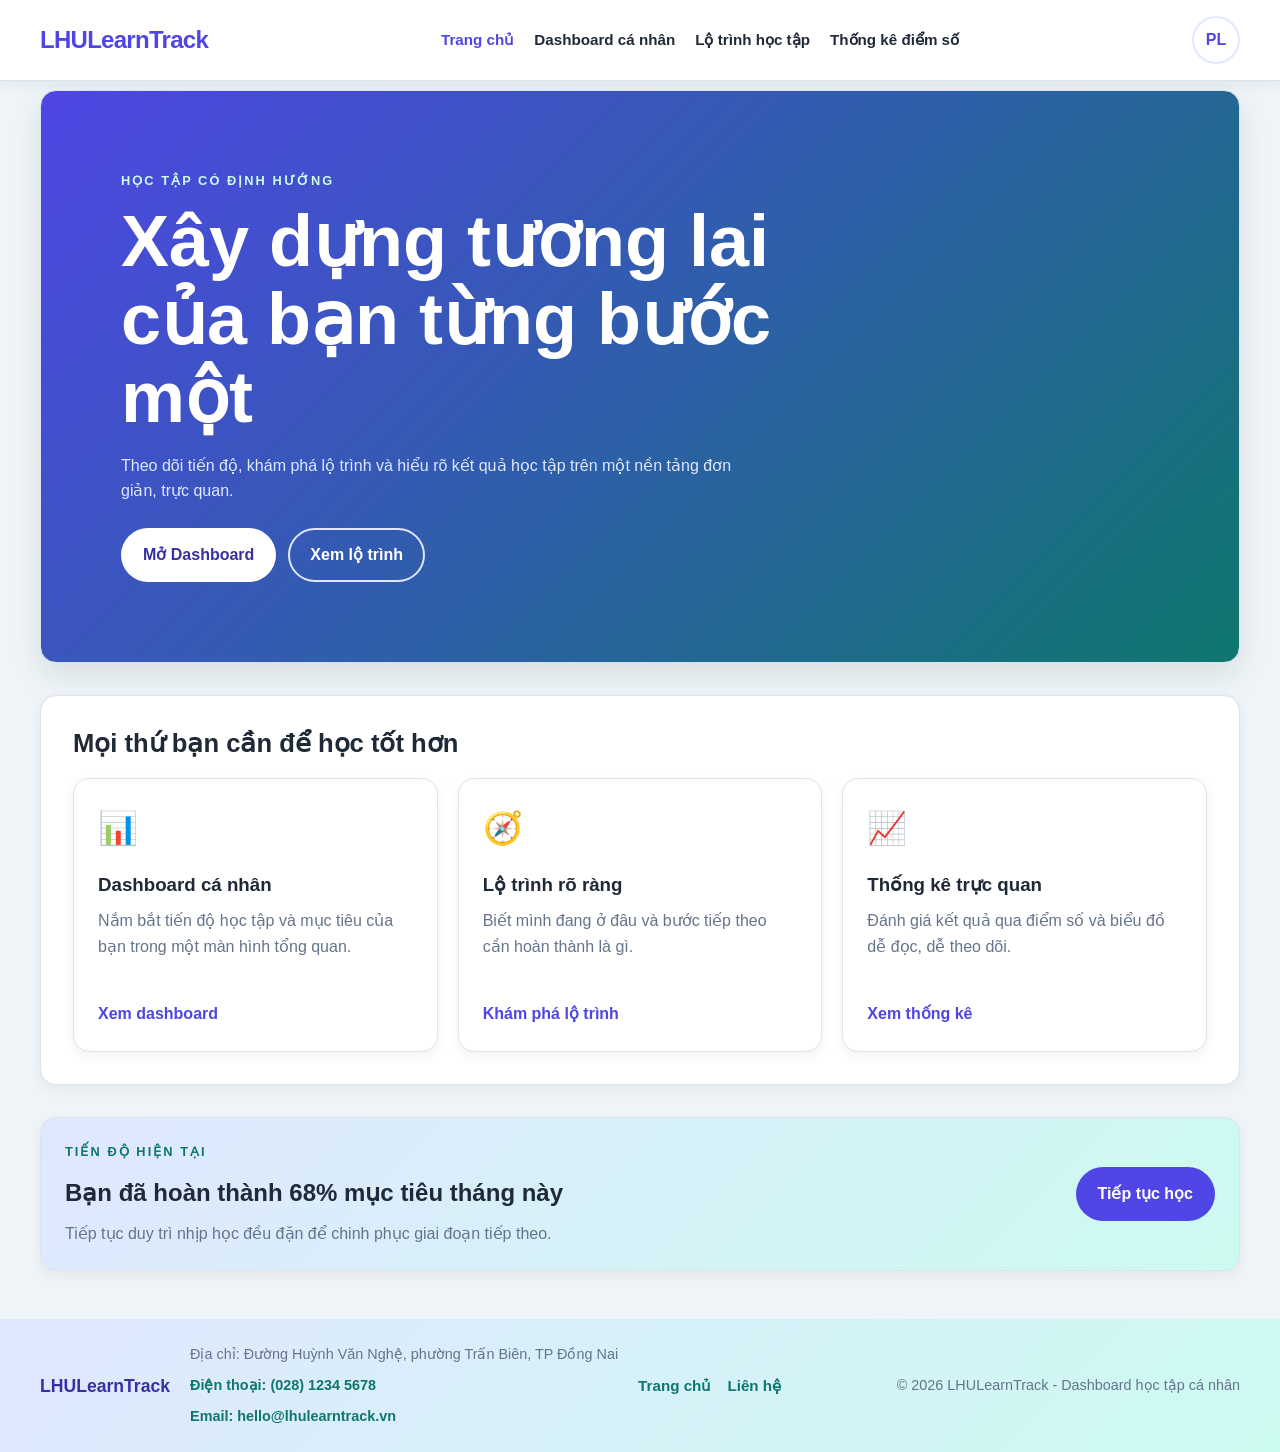
<file: index.html>
<!DOCTYPE html>
<html lang="vi">
<head>
  <meta charset="UTF-8">
  <meta name="viewport" content="width=device-width, initial-scale=1.0">
  <meta name="description" content="LHULearnTrack - nền tảng quản lý lộ trình học tập cá nhân.">
  <title>LHULearnTrack | Trang chủ</title>
  <link rel="stylesheet" href="style.css">
</head>
<body>
  <header>
    <div class="brand">
      <a href="index.html" aria-label="LHULearnTrack - Trang chủ">LHULearnTrack</a>
    </div>
    <nav aria-label="Điều hướng chính">
      <input type="checkbox" id="menu-toggle" class="menu-toggle">
      <label for="menu-toggle" class="menu-button" aria-label="Mở hoặc đóng menu">
        <span></span><span></span><span></span>
      </label>
      <ul>
        <li><a href="index.html" aria-current="page">Trang chủ</a></li>
        <li><a href="dashboard.html">Dashboard cá nhân</a></li>
        <li><a href="learning-path.html">Lộ trình học tập</a></li>
        <li><a href="statistics.html">Thống kê điểm số</a></li>
      </ul>
    </nav>
    <details class="account-menu">
      <summary aria-label="Mở menu quản lý tài khoản">PL</summary>
      <div class="account-dropdown">
        <strong>Nguyễn Duy Phúc Lộc</strong>
        <a href="#profile">Hồ sơ cá nhân</a>
        <a href="#settings">Cài đặt tài khoản</a>
        <a href="#help">Trợ giúp</a>
        <a href="index.html">Đăng xuất</a>
      </div>
    </details>
  </header>

  <main class="home-main">
    <section class="home-hero" aria-labelledby="home-heading">
      <p class="eyebrow">Học tập có định hướng</p>
      <h1 id="home-heading">Xây dựng tương lai của bạn từng bước một</h1>
      <p>Theo dõi tiến độ, khám phá lộ trình và hiểu rõ kết quả học tập trên một nền tảng đơn giản, trực quan.</p>
      <div class="hero-actions">
        <a class="button button-primary" href="dashboard.html">Mở Dashboard</a>
        <a class="button button-secondary" href="learning-path.html">Xem lộ trình</a>
      </div>
    </section>

    <section aria-labelledby="features-heading">
      <h2 id="features-heading">Mọi thứ bạn cần để học tốt hơn</h2>
      <div class="feature-grid">
        <article>
          <span class="feature-icon" aria-hidden="true">📊</span>
          <h3>Dashboard cá nhân</h3>
          <p>Nắm bắt tiến độ học tập và mục tiêu của bạn trong một màn hình tổng quan.</p>
          <a href="dashboard.html">Xem dashboard</a>
        </article>
        <article>
          <span class="feature-icon" aria-hidden="true">🧭</span>
          <h3>Lộ trình rõ ràng</h3>
          <p>Biết mình đang ở đâu và bước tiếp theo cần hoàn thành là gì.</p>
          <a href="learning-path.html">Khám phá lộ trình</a>
        </article>
        <article>
          <span class="feature-icon" aria-hidden="true">📈</span>
          <h3>Thống kê trực quan</h3>
          <p>Đánh giá kết quả qua điểm số và biểu đồ dễ đọc, dễ theo dõi.</p>
          <a href="statistics.html">Xem thống kê</a>
        </article>
      </div>
    </section>

    <section class="home-summary" aria-labelledby="summary-heading">
      <div>
        <p class="eyebrow">Tiến độ hiện tại</p>
        <h2 id="summary-heading">Bạn đã hoàn thành 68% mục tiêu tháng này</h2>
        <p>Tiếp tục duy trì nhịp học đều đặn để chinh phục giai đoạn tiếp theo.</p>
      </div>
      <a class="button button-primary" href="dashboard.html">Tiếp tục học</a>
    </section>
  </main>

  <footer>
    <div class="footer-info">
      <strong>LHULearnTrack</strong>
      <address>
        <span>Địa chỉ: Đường Huỳnh Văn Nghệ, phường Trấn Biên, TP Đồng Nai</span>
        <a href="tel:+842812345678">Điện thoại: (028) 1234 5678</a>
        <a href="mailto:hello@lhulearntrack.vn">Email: hello@lhulearntrack.vn</a>
      </address>
      <nav aria-label="Liên kết hỗ trợ">
        <a href="index.html">Trang chủ</a>
        <a href="#contact">Liên hệ</a>
      </nav>
    </div>
    <p>&copy; 2026 LHULearnTrack - Dashboard học tập cá nhân</p>
  </footer>
</body>
</html>
</file>
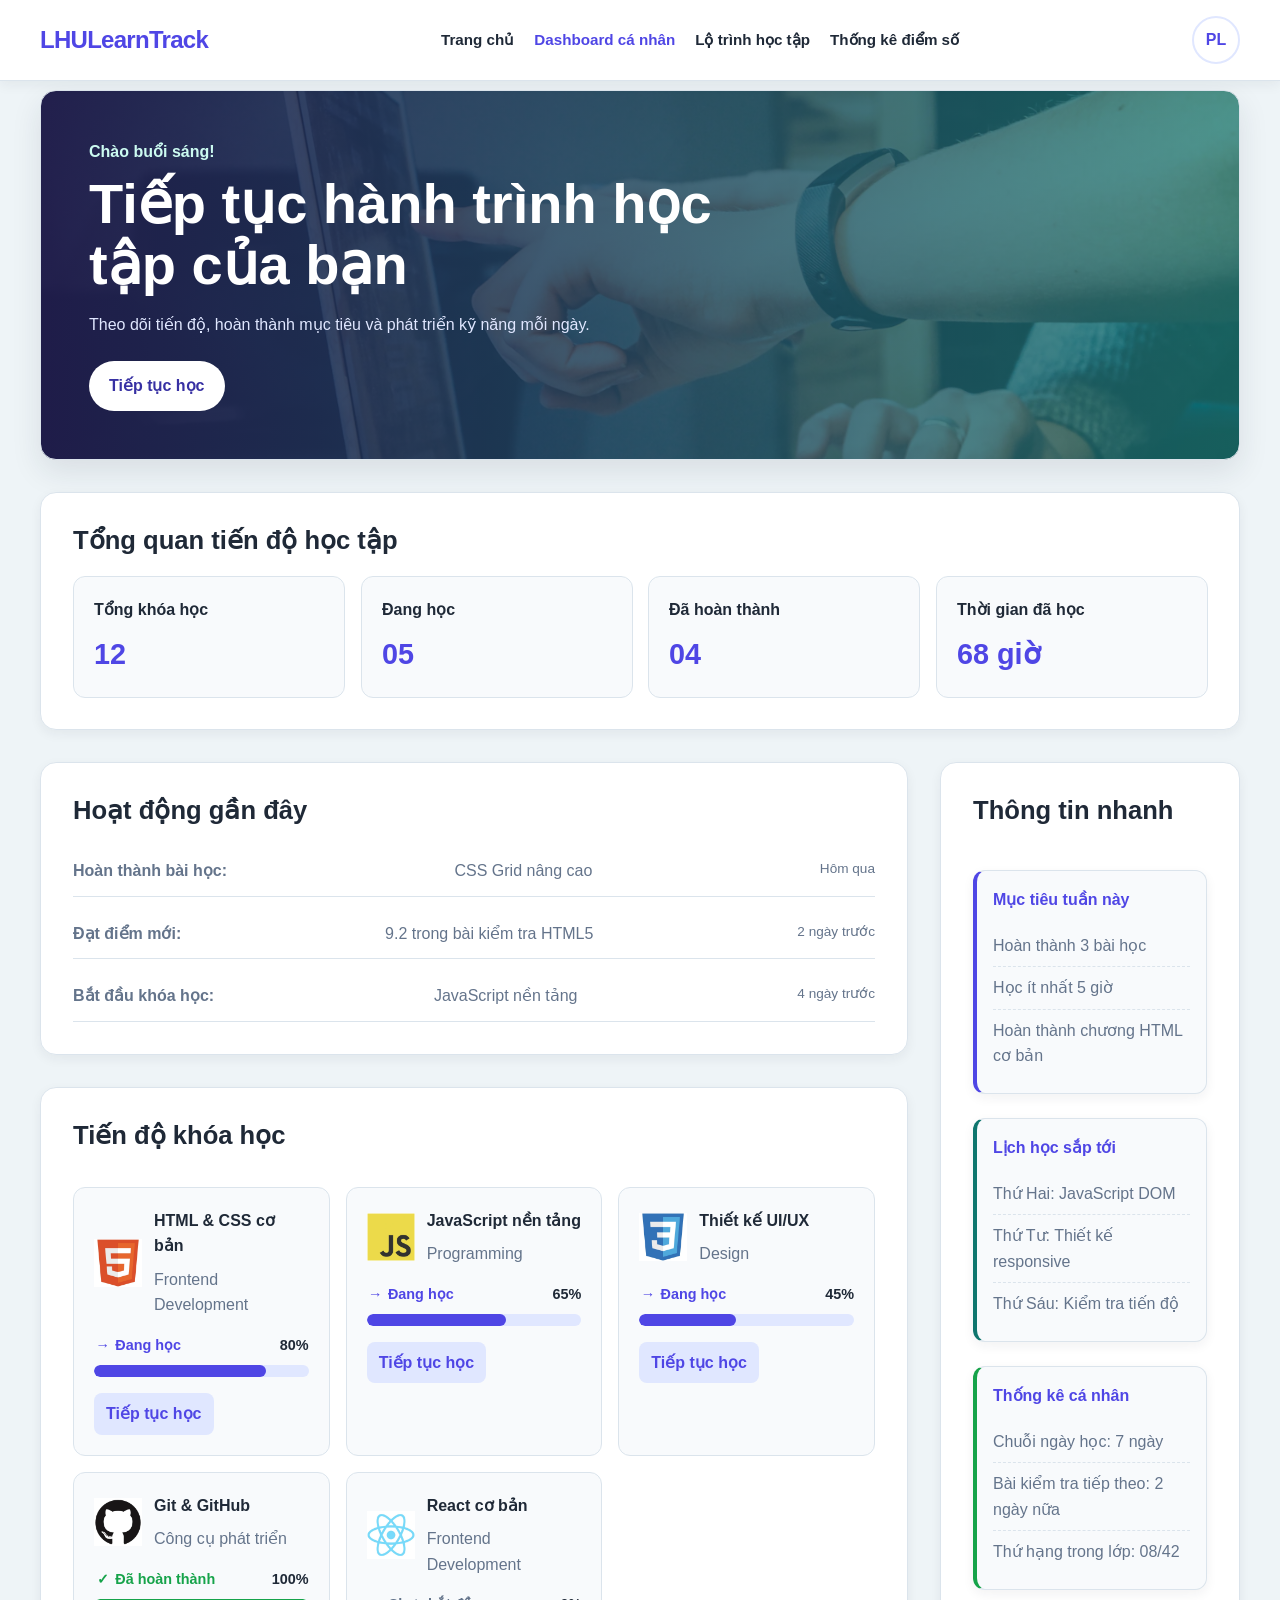
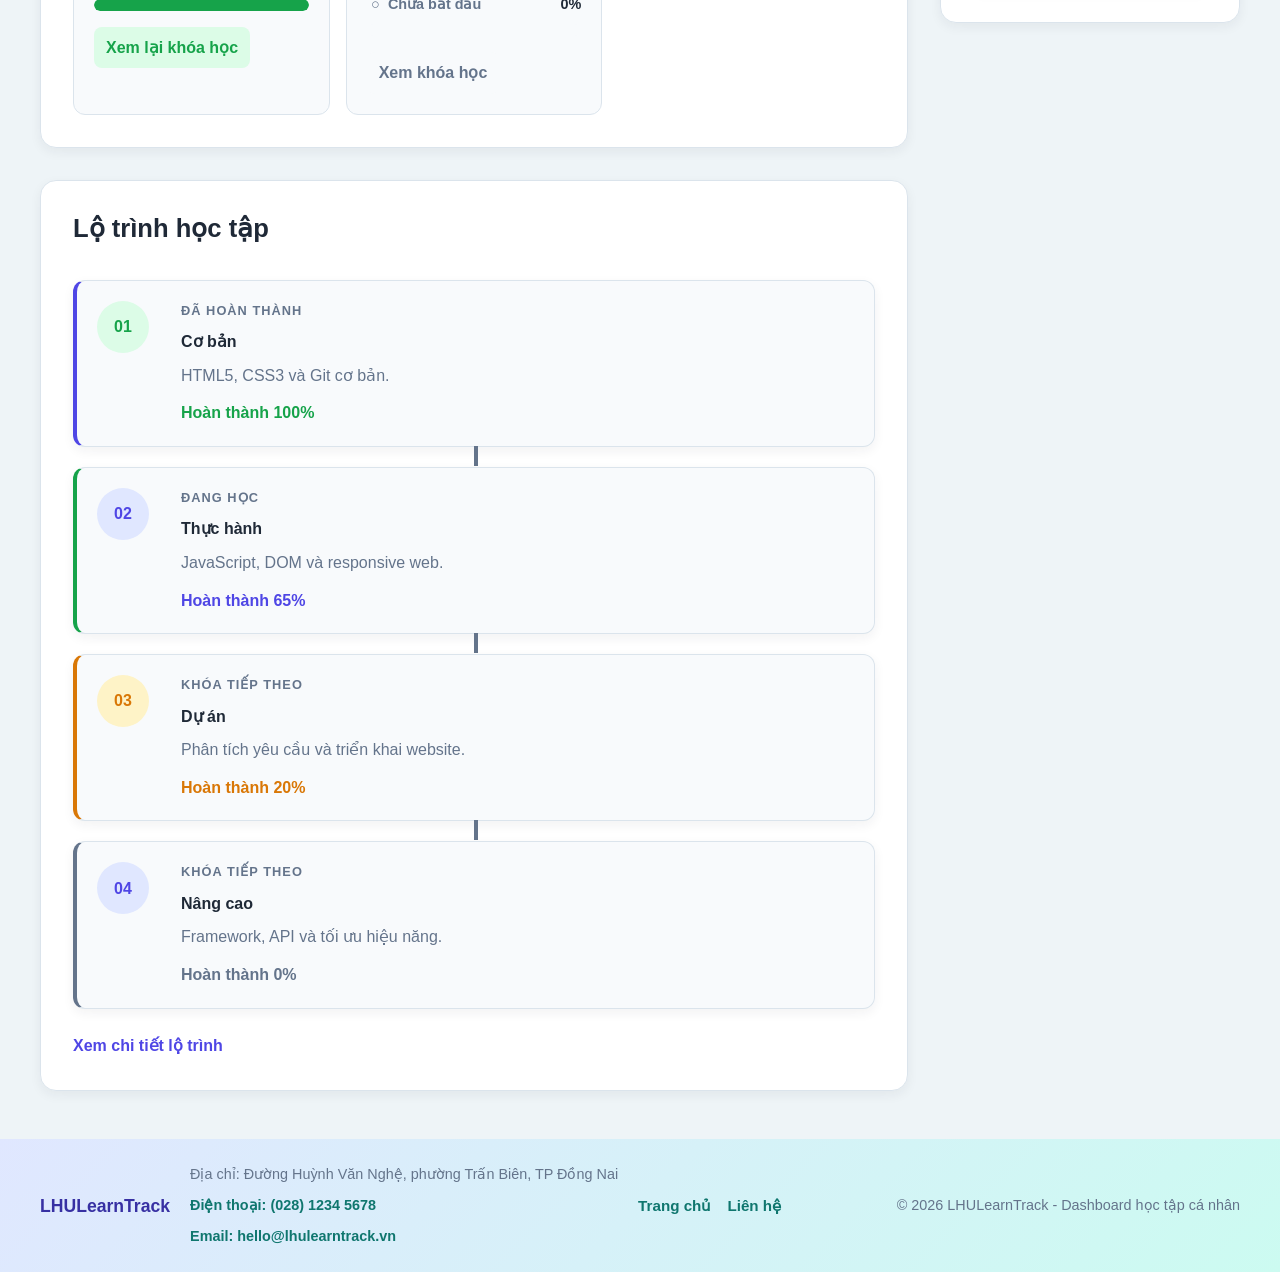
<file: dashboard.html>
<!DOCTYPE html>
<html lang="vi">
<head>
  <meta charset="UTF-8">
  <meta name="viewport" content="width=device-width, initial-scale=1.0">
  <meta name="description" content="Dashboard cá nhân theo dõi tiến độ học tập.">
  <title>LHULearnTrack | Dashboard cá nhân</title>
  <link rel="stylesheet" href="https://cdnjs.cloudflare.com/ajax/libs/animate.css/4.1.1/animate.min.css">
  <link rel="stylesheet" href="https://unpkg.com/aos@2.3.4/dist/aos.css">
  <link rel="stylesheet" href="style.css">
</head>
<body>
  <header>
    <div class="brand"><a href="index.html" aria-label="LHULearnTrack - Trang chủ">LHULearnTrack</a></div>
    <nav aria-label="Điều hướng chính">
      <input type="checkbox" id="menu-toggle" class="menu-toggle">
      <label for="menu-toggle" class="menu-button" aria-label="Mở hoặc đóng menu"><span></span><span></span><span></span></label>
      <ul>
        <li><a href="index.html">Trang chủ</a></li>
        <li><a href="dashboard.html" aria-current="page">Dashboard cá nhân</a></li>
        <li><a href="learning-path.html">Lộ trình học tập</a></li>
        <li><a href="statistics.html">Thống kê điểm số</a></li>
      </ul>
    </nav>
    <details class="account-menu">
      <summary aria-label="Mở menu quản lý tài khoản">PL</summary>
      <div class="account-dropdown">
        <strong>Nguyễn Duy Phúc Lộc</strong>
        <a href="#profile">Hồ sơ cá nhân</a>
        <a href="#settings">Cài đặt tài khoản</a>
        <a href="#help">Trợ giúp</a>
        <a href="index.html">Đăng xuất</a>
      </div>
    </details>
  </header>

  <main id="dashboard" aria-label="Dashboard học tập cá nhân">
    <section id="welcome" class="animate__animated animate__fadeInDown" aria-labelledby="welcome-heading" data-aos="fade-up">
      <div class="welcome-copy">
        <p>Chào buổi sáng!</p>
        <h1 id="welcome-heading" class="animate__animated animate__fadeIn">Tiếp tục hành trình học tập của bạn</h1>
        <p>Theo dõi tiến độ, hoàn thành mục tiêu và phát triển kỹ năng mỗi ngày.</p>
        <a class="animate__animated animate__pulse" href="#courses">Tiếp tục học</a>
      </div>
    </section>
    <section id="overview" aria-labelledby="overview-heading" data-aos="fade-up">
      <h2 id="overview-heading">Tổng quan tiến độ học tập</h2>
      <div class="overview-grid">
        <article class="animate__animated animate__zoomIn"><h3>Tổng khóa học</h3><p>12</p></article>
        <article class="animate__animated animate__zoomIn"><h3>Đang học</h3><p>05</p></article>
        <article class="animate__animated animate__zoomIn"><h3>Đã hoàn thành</h3><p>04</p></article>
        <article class="animate__animated animate__zoomIn"><h3>Thời gian đã học</h3><p>68 giờ</p></article>
      </div>
    </section>
    <div class="dashboard-layout">
      <div class="dashboard-content">
        <section aria-labelledby="recent-heading" data-aos="fade-up">
          <h2 id="recent-heading">Hoạt động gần đây</h2>
          <ul class="activity-list">
            <li><strong>Hoàn thành bài học:</strong> CSS Grid nâng cao <time datetime="2026-10-18">Hôm qua</time></li>
            <li><strong>Đạt điểm mới:</strong> 9.2 trong bài kiểm tra HTML5 <time datetime="2026-10-17">2 ngày trước</time></li>
            <li><strong>Bắt đầu khóa học:</strong> JavaScript nền tảng <time datetime="2026-10-15">4 ngày trước</time></li>
          </ul>
        </section>
        <section id="courses" aria-labelledby="courses-heading" data-aos="fade-right">
          <h2 id="courses-heading">Tiến độ khóa học</h2>
          <article class="course-card course-card--in-progress" aria-labelledby="course-html-heading" data-aos="fade-up">
            <header><img class="course-icon" src="assets/html5.webp" alt="Biểu tượng HTML5"><div><h3 id="course-html-heading">HTML &amp; CSS cơ bản</h3><p>Frontend Development</p></div></header>
            <div class="progress-item">
              <div class="progress-label"><span>Đang học</span><strong>80%</strong></div>
              <div class="progress-bar" role="progressbar" aria-label="Tiến độ HTML và CSS cơ bản" aria-valuenow="80" aria-valuemin="0" aria-valuemax="100" style="--progress: 80%"><span></span></div>
            </div>
            <a href="#courses">Tiếp tục học</a>
          </article>
          <article class="course-card course-card--in-progress" aria-labelledby="course-js-heading" data-aos="fade-up">
            <header><img class="course-icon" src="assets/javascript.webp" alt="Biểu tượng JavaScript"><div><h3 id="course-js-heading">JavaScript nền tảng</h3><p>Programming</p></div></header>
            <div class="progress-item">
              <div class="progress-label"><span>Đang học</span><strong>65%</strong></div>
              <div class="progress-bar" role="progressbar" aria-label="Tiến độ JavaScript nền tảng" aria-valuenow="65" aria-valuemin="0" aria-valuemax="100" style="--progress: 65%"><span></span></div>
            </div>
            <a href="#courses">Tiếp tục học</a>
          </article>
          <article class="course-card course-card--in-progress" aria-labelledby="course-ui-heading" data-aos="fade-up">
            <header><img class="course-icon" src="assets/css3.webp" alt="Biểu tượng CSS3"><div><h3 id="course-ui-heading">Thiết kế UI/UX</h3><p>Design</p></div></header>
            <div class="progress-item">
              <div class="progress-label"><span>Đang học</span><strong>45%</strong></div>
              <div class="progress-bar" role="progressbar" aria-label="Tiến độ thiết kế UI và UX" aria-valuenow="45" aria-valuemin="0" aria-valuemax="100" style="--progress: 45%"><span></span></div>
            </div>
            <a href="#courses">Tiếp tục học</a>
          </article>
          <article class="course-card course-card--completed" aria-labelledby="course-git-heading" data-aos="fade-up">
            <header><img class="course-icon" src="assets/github.webp" alt="Biểu tượng GitHub"><div><h3 id="course-git-heading">Git &amp; GitHub</h3><p>Công cụ phát triển</p></div></header>
            <div class="progress-item">
              <div class="progress-label"><span>Đã hoàn thành</span><strong>100%</strong></div>
              <div class="progress-bar" role="progressbar" aria-label="Tiến độ Git và GitHub" aria-valuenow="100" aria-valuemin="0" aria-valuemax="100" style="--progress: 100%"><span></span></div>
            </div>
            <a href="#courses">Xem lại khóa học</a>
          </article>
          <article class="course-card course-card--not-started" aria-labelledby="course-react-heading" data-aos="fade-up">
            <header><img class="course-icon" src="assets/react.webp" alt="Biểu tượng React"><div><h3 id="course-react-heading">React cơ bản</h3><p>Frontend Development</p></div></header>
            <div class="progress-item">
              <div class="progress-label"><span>Chưa bắt đầu</span><strong>0%</strong></div>
              <div class="progress-bar" role="progressbar" aria-label="Tiến độ React cơ bản" aria-valuenow="0" aria-valuemin="0" aria-valuemax="100" style="--progress: 0%"><span></span></div>
            </div>
            <a href="#courses">Xem khóa học</a>
          </article>
        </section>
        <section id="learning-path" aria-labelledby="learning-path-heading" data-aos="fade-right">
          <h2 id="learning-path-heading">Lộ trình học tập</h2>
          <div class="path-timeline">
            <article class="path-card path-complete" aria-labelledby="dashboard-basic-title" data-aos="fade-up">
              <span class="path-number" aria-hidden="true">01</span>
              <div><p class="path-status">Đã hoàn thành</p><h3 id="dashboard-basic-title">Cơ bản</h3><p>HTML5, CSS3 và Git cơ bản.</p><p class="path-progress">Hoàn thành 100%</p></div>
            </article>
            <article class="path-card path-current" aria-labelledby="dashboard-practice-title" data-aos="fade-up">
              <span class="path-number" aria-hidden="true">02</span>
              <div><p class="path-status">Đang học</p><h3 id="dashboard-practice-title">Thực hành</h3><p>JavaScript, DOM và responsive web.</p><p class="path-progress">Hoàn thành 65%</p></div>
            </article>
            <article class="path-card path-next" aria-labelledby="dashboard-project-title" data-aos="fade-up">
              <span class="path-number" aria-hidden="true">03</span>
              <div><p class="path-status">Khóa tiếp theo</p><h3 id="dashboard-project-title">Dự án</h3><p>Phân tích yêu cầu và triển khai website.</p><p class="path-progress">Hoàn thành 20%</p></div>
            </article>
            <article class="path-card path-locked" aria-labelledby="dashboard-advanced-title" data-aos="fade-up">
              <span class="path-number" aria-hidden="true">04</span>
              <div><p class="path-status">Khóa tiếp theo</p><h3 id="dashboard-advanced-title">Nâng cao</h3><p>Framework, API và tối ưu hiệu năng.</p><p class="path-progress">Hoàn thành 0%</p></div>
            </article>
          </div>
          <a href="learning-path.html">Xem chi tiết lộ trình</a>
        </section>
      </div>
      <aside aria-labelledby="quick-info-heading" data-aos="fade-left">
        <h2 id="quick-info-heading">Thông tin nhanh</h2>
        <section aria-labelledby="goals-heading"><h3 id="goals-heading">Mục tiêu tuần này</h3><ul><li>Hoàn thành 3 bài học</li><li>Học ít nhất 5 giờ</li><li>Hoàn thành chương HTML cơ bản</li></ul></section>
        <section aria-labelledby="schedule-heading"><h3 id="schedule-heading">Lịch học sắp tới</h3><ul><li>Thứ Hai: JavaScript DOM</li><li>Thứ Tư: Thiết kế responsive</li><li>Thứ Sáu: Kiểm tra tiến độ</li></ul></section>
        <section aria-labelledby="stats-heading"><h3 id="stats-heading">Thống kê cá nhân</h3><ul><li>Chuỗi ngày học: 7 ngày</li><li>Bài kiểm tra tiếp theo: 2 ngày nữa</li><li>Thứ hạng trong lớp: 08/42</li></ul></section>
      </aside>
    </div>
  </main>
  <footer><div class="footer-info"><strong>LHULearnTrack</strong><address><span>Địa chỉ: Đường Huỳnh Văn Nghệ, phường Trấn Biên, TP Đồng Nai</span><a href="tel:+842812345678">Điện thoại: (028) 1234 5678</a><a href="mailto:hello@lhulearntrack.vn">Email: hello@lhulearntrack.vn</a></address><nav aria-label="Liên kết hỗ trợ"><a href="index.html">Trang chủ</a><a href="#contact">Liên hệ</a></nav></div><p>&copy; 2026 LHULearnTrack - Dashboard học tập cá nhân</p></footer>
</body>
</html>
</file>
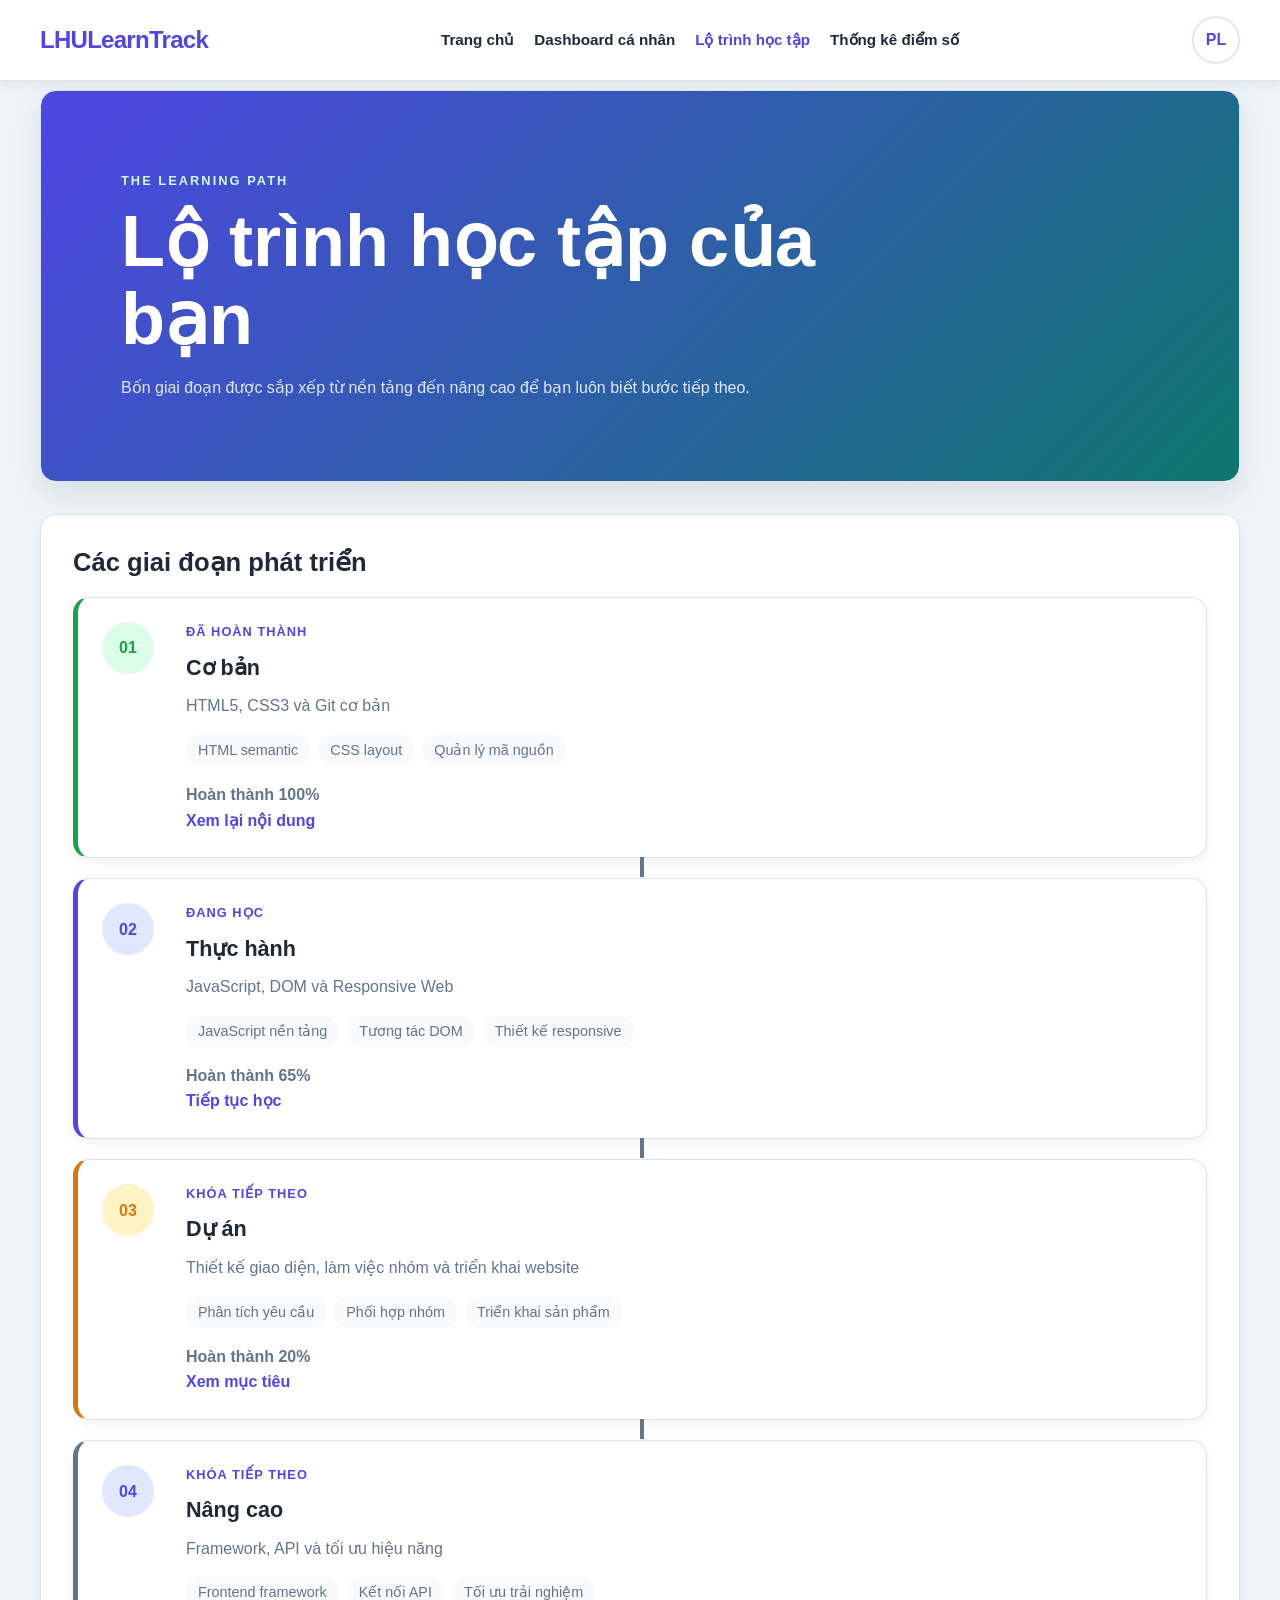
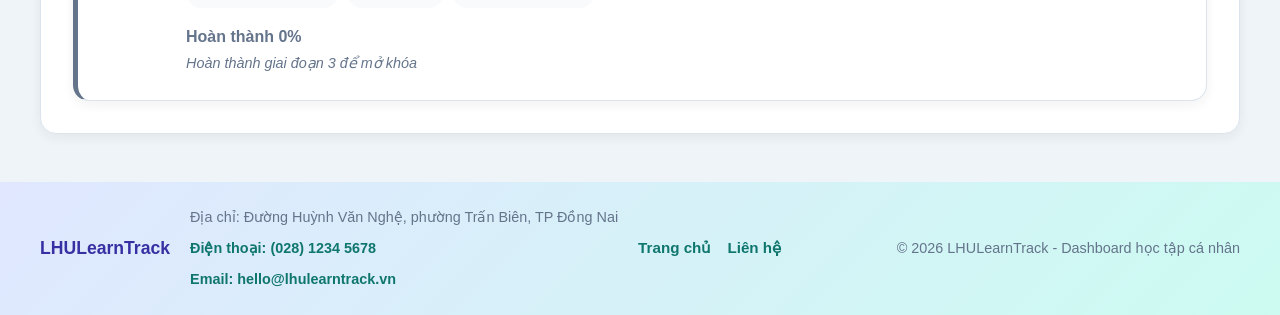
<file: learning-path.html>
<!DOCTYPE html>
<html lang="vi">
<head>
  <meta charset="UTF-8">
  <meta name="viewport" content="width=device-width, initial-scale=1.0">
  <meta name="description" content="Lộ trình học tập cá nhân của sinh viên trên LHULearnTrack.">
  <title>LHULearnTrack | Lộ trình học tập</title>
  <link rel="stylesheet" href="https://cdnjs.cloudflare.com/ajax/libs/animate.css/4.1.1/animate.min.css">
  <link rel="stylesheet" href="https://unpkg.com/aos@2.3.4/dist/aos.css">
  <link rel="stylesheet" href="style.css">
</head>
<body>
  <header>
    <div class="brand"><a href="index.html" aria-label="LHULearnTrack - Trang chủ">LHULearnTrack</a></div>
    <nav aria-label="Điều hướng chính"><input type="checkbox" id="menu-toggle" class="menu-toggle"><label for="menu-toggle" class="menu-button" aria-label="Mở hoặc đóng menu"><span></span><span></span><span></span></label><ul><li><a href="index.html">Trang chủ</a></li><li><a href="dashboard.html">Dashboard cá nhân</a></li><li><a href="learning-path.html" aria-current="page">Lộ trình học tập</a></li><li><a href="statistics.html">Thống kê điểm số</a></li></ul></nav>
    <details class="account-menu">
      <summary aria-label="Mở menu quản lý tài khoản">PL</summary>
      <div class="account-dropdown">
        <strong>Nguyễn Duy Phúc Lộc</strong>
        <a href="#profile">Hồ sơ cá nhân</a>
        <a href="#settings">Cài đặt tài khoản</a>
        <a href="#help">Trợ giúp</a>
        <a href="index.html">Đăng xuất</a>
      </div>
    </details>
  </header>
  <main class="inner-main">
    <section class="page-intro animate__animated animate__fadeInDown" aria-labelledby="path-title" data-aos="fade-up">
      <p class="eyebrow">The Learning Path</p>
      <h1 id="path-title" class="animate__animated animate__fadeIn">Lộ trình học tập của bạn</h1>
      <p>Bốn giai đoạn được sắp xếp từ nền tảng đến nâng cao để bạn luôn biết bước tiếp theo.</p>
    </section>
    <section class="path-section" aria-labelledby="path-heading" data-aos="fade-up">
      <h2 id="path-heading">Các giai đoạn phát triển</h2>
      <div class="path-timeline">
        <article class="path-card path-complete" aria-labelledby="foundation-title" data-aos="fade-up">
          <span class="path-number" aria-hidden="true">01</span>
          <div><p class="path-status">Đã hoàn thành</p><h3 id="foundation-title">Cơ bản</h3><p>HTML5, CSS3 và Git cơ bản</p><ul><li>HTML semantic</li><li>CSS layout</li><li>Quản lý mã nguồn</li></ul><p class="path-progress">Hoàn thành 100%</p><a href="dashboard.html">Xem lại nội dung</a></div>
        </article>
        <article class="path-card path-current" aria-labelledby="frontend-title" data-aos="fade-up">
          <span class="path-number" aria-hidden="true">02</span>
          <div><p class="path-status">Đang học</p><h3 id="frontend-title">Thực hành</h3><p>JavaScript, DOM và Responsive Web</p><ul><li>JavaScript nền tảng</li><li>Tương tác DOM</li><li>Thiết kế responsive</li></ul><p class="path-progress">Hoàn thành 65%</p><a href="dashboard.html">Tiếp tục học</a></div>
        </article>
        <article class="path-card path-next" aria-labelledby="project-title" data-aos="fade-up">
          <span class="path-number" aria-hidden="true">03</span>
          <div><p class="path-status">Khóa tiếp theo</p><h3 id="project-title">Dự án</h3><p>Thiết kế giao diện, làm việc nhóm và triển khai website</p><ul><li>Phân tích yêu cầu</li><li>Phối hợp nhóm</li><li>Triển khai sản phẩm</li></ul><p class="path-progress">Hoàn thành 20%</p><a href="#project-title">Xem mục tiêu</a></div>
        </article>
        <article class="path-card path-locked" aria-labelledby="advanced-title" data-aos="fade-up">
          <span class="path-number" aria-hidden="true">04</span>
          <div><p class="path-status">Khóa tiếp theo</p><h3 id="advanced-title">Nâng cao</h3><p>Framework, API và tối ưu hiệu năng</p><ul><li>Frontend framework</li><li>Kết nối API</li><li>Tối ưu trải nghiệm</li></ul><p class="path-progress">Hoàn thành 0%</p><span class="disabled-link">Hoàn thành giai đoạn 3 để mở khóa</span></div>
        </article>
      </div>
    </section>
  </main>
  <footer><div class="footer-info"><strong>LHULearnTrack</strong><address><span>Địa chỉ: Đường Huỳnh Văn Nghệ, phường Trấn Biên, TP Đồng Nai</span><a href="tel:+842812345678">Điện thoại: (028) 1234 5678</a><a href="mailto:hello@lhulearntrack.vn">Email: hello@lhulearntrack.vn</a></address><nav aria-label="Liên kết hỗ trợ"><a href="index.html">Trang chủ</a><a href="#contact">Liên hệ</a></nav></div><p>&copy; 2026 LHULearnTrack - Dashboard học tập cá nhân</p></footer>
</body>
</html>
</file>
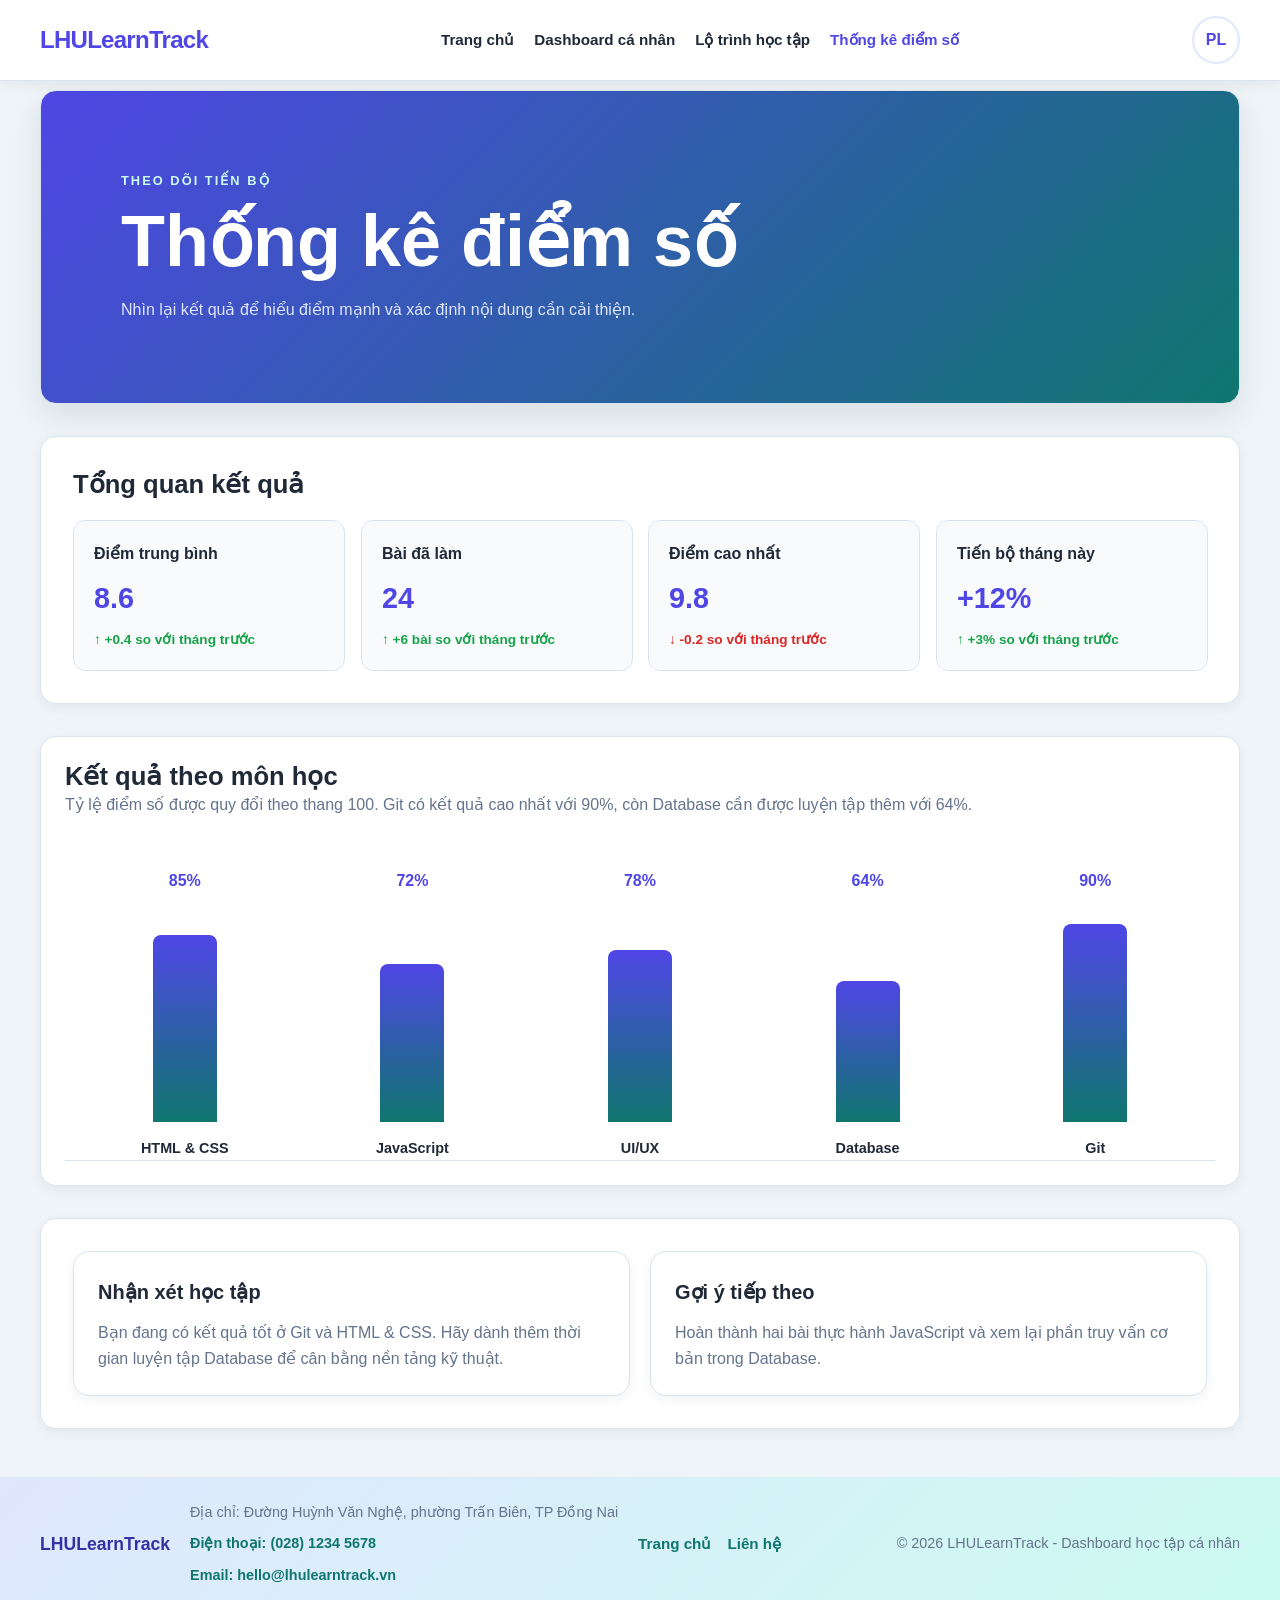
<file: statistics.html>
<!DOCTYPE html>
<html lang="vi">
<head>
  <meta charset="UTF-8">
  <meta name="viewport" content="width=device-width, initial-scale=1.0">
  <meta name="description" content="Thống kê điểm số và kết quả học tập trên LHULearnTrack.">
  <title>LHULearnTrack | Thống kê điểm số</title>
  <link rel="stylesheet" href="https://cdnjs.cloudflare.com/ajax/libs/animate.css/4.1.1/animate.min.css">
  <link rel="stylesheet" href="https://unpkg.com/aos@2.3.4/dist/aos.css">
  <link rel="stylesheet" href="style.css">
</head>
<body>
  <header>
    <div class="brand"><a href="index.html" aria-label="LHULearnTrack - Trang chủ">LHULearnTrack</a></div>
    <nav aria-label="Điều hướng chính"><input type="checkbox" id="menu-toggle" class="menu-toggle"><label for="menu-toggle" class="menu-button" aria-label="Mở hoặc đóng menu"><span></span><span></span><span></span></label><ul><li><a href="index.html">Trang chủ</a></li><li><a href="dashboard.html">Dashboard cá nhân</a></li><li><a href="learning-path.html">Lộ trình học tập</a></li><li><a href="statistics.html" aria-current="page">Thống kê điểm số</a></li></ul></nav>
    <details class="account-menu">
      <summary aria-label="Mở menu quản lý tài khoản">PL</summary>
      <div class="account-dropdown">
        <strong>Nguyễn Duy Phúc Lộc</strong>
        <a href="#profile">Hồ sơ cá nhân</a>
        <a href="#settings">Cài đặt tài khoản</a>
        <a href="#help">Trợ giúp</a>
        <a href="index.html">Đăng xuất</a>
      </div>
    </details>
  </header>
  <main class="inner-main">
    <section class="page-intro animate__animated animate__fadeInDown" aria-labelledby="statistics-title" data-aos="fade-up">
      <p class="eyebrow">Theo dõi tiến bộ</p>
      <h1 id="statistics-title" class="animate__animated animate__fadeIn">Thống kê điểm số</h1>
      <p>Nhìn lại kết quả để hiểu điểm mạnh và xác định nội dung cần cải thiện.</p>
    </section>
    <section aria-labelledby="score-overview-heading" data-aos="fade-up">
      <h2 id="score-overview-heading">Tổng quan kết quả</h2>
      <div class="overview-grid score-overview">
        <article class="animate__animated animate__zoomIn"><h3>Điểm trung bình</h3><p>8.6</p><span class="trend trend-up" aria-label="Tăng 0.4 điểm so với tháng trước">↑ +0.4 <span aria-hidden="true">so với tháng trước</span></span></article>
        <article class="animate__animated animate__zoomIn"><h3>Bài đã làm</h3><p>24</p><span class="trend trend-up" aria-label="Tăng 6 bài so với tháng trước">↑ +6 <span aria-hidden="true">bài so với tháng trước</span></span></article>
        <article class="animate__animated animate__zoomIn"><h3>Điểm cao nhất</h3><p>9.8</p><span class="trend trend-down" aria-label="Giảm 0.2 điểm so với tháng trước">↓ -0.2 <span aria-hidden="true">so với tháng trước</span></span></article>
        <article class="animate__animated animate__zoomIn"><h3>Tiến bộ tháng này</h3><p>+12%</p><span class="trend trend-up" aria-label="Tăng 3 phần trăm so với tháng trước">↑ +3% <span aria-hidden="true">so với tháng trước</span></span></article>
      </div>
    </section>
    <section class="statistics-panel" aria-labelledby="chart-heading" data-aos="fade-right">
      <h2 id="chart-heading">Kết quả theo môn học</h2>
      <p id="chart-description" class="section-description">Tỷ lệ điểm số được quy đổi theo thang 100. Git có kết quả cao nhất với 90%, còn Database cần được luyện tập thêm với 64%.</p>
      <div class="chart-scroll" tabindex="0" aria-label="Vùng cuộn ngang của biểu đồ kết quả học tập">
        <div class="bar-chart" role="list" aria-labelledby="chart-heading" aria-describedby="chart-description">
        <article role="listitem" data-aos="zoom-in" style="--bar-height: 85%" aria-label="HTML và CSS đạt 85 phần trăm"><span class="bar-value">85%</span><div class="bar-column" aria-hidden="true"></div><h3>HTML &amp; CSS</h3></article>
        <article role="listitem" data-aos="zoom-in" style="--bar-height: 72%" aria-label="JavaScript đạt 72 phần trăm"><span class="bar-value">72%</span><div class="bar-column" aria-hidden="true"></div><h3>JavaScript</h3></article>
        <article role="listitem" data-aos="zoom-in" style="--bar-height: 78%" aria-label="UI UX đạt 78 phần trăm"><span class="bar-value">78%</span><div class="bar-column" aria-hidden="true"></div><h3>UI/UX</h3></article>
        <article role="listitem" data-aos="zoom-in" style="--bar-height: 64%" aria-label="Database đạt 64 phần trăm"><span class="bar-value">64%</span><div class="bar-column" aria-hidden="true"></div><h3>Database</h3></article>
        <article role="listitem" data-aos="zoom-in" style="--bar-height: 90%" aria-label="Git đạt 90 phần trăm"><span class="bar-value">90%</span><div class="bar-column" aria-hidden="true"></div><h3>Git</h3></article>
        </div>
      </div>
    </section>
    <section class="insight-grid" aria-labelledby="insight-heading" data-aos="fade-up">
      <div><h2 id="insight-heading">Nhận xét học tập</h2><p>Bạn đang có kết quả tốt ở Git và HTML &amp; CSS. Hãy dành thêm thời gian luyện tập Database để cân bằng nền tảng kỹ thuật.</p></div>
      <div><h2>Gợi ý tiếp theo</h2><p>Hoàn thành hai bài thực hành JavaScript và xem lại phần truy vấn cơ bản trong Database.</p></div>
    </section>
  </main>
  <footer><div class="footer-info"><strong>LHULearnTrack</strong><address><span>Địa chỉ: Đường Huỳnh Văn Nghệ, phường Trấn Biên, TP Đồng Nai</span><a href="tel:+842812345678">Điện thoại: (028) 1234 5678</a><a href="mailto:hello@lhulearntrack.vn">Email: hello@lhulearntrack.vn</a></address><nav aria-label="Liên kết hỗ trợ"><a href="index.html">Trang chủ</a><a href="#contact">Liên hệ</a></nav></div><p>&copy; 2026 LHULearnTrack - Dashboard học tập cá nhân</p></footer>
</body>
</html>
</file>
<file: style.css>
:root {
  --font-family: "Segoe UI", Tahoma, Arial, sans-serif;
  --font-size-base: 16px;
  --line-height-base: 1.6;

  --color-primary: #4f46e5;
  --color-primary-dark: #3730a3;
  --color-secondary: #0f766e;
  --color-success: #16a34a;
  --color-warning: #d97706;
  --color-danger: #dc2626;
  --color-background: #eef4f7;
  --color-surface: #ffffff;
  --color-surface-muted: #f8fafc;
  --color-text: #1f2937;
  --color-text-muted: #64748b;
  --color-text-inverse: #ffffff;
  --color-border: #dbe4ec;
  --color-focus: #f59e0b;
  --color-primary-soft: #e0e7ff;
  --color-secondary-soft: #ccfbf1;
  --color-success-soft: #dcfce7;
  --color-warning-soft: #fef3c7;
  --color-white-overlay: rgba(255, 255, 255, 0.12);

  --space-1: 0.25rem;
  --space-2: 0.5rem;
  --space-3: 0.75rem;
  --space-4: 1rem;
  --space-5: 1.25rem;
  --space-6: 1.5rem;
  --space-8: 2rem;
  --space-10: 2.5rem;
  --space-12: 3rem;

  --radius-sm: 0.5rem;
  --radius-md: 0.75rem;
  --radius-lg: 1rem;
  --radius-pill: 999px;

  --shadow-sm: 0 4px 12px rgba(30, 41, 59, 0.06);
  --shadow-md: 0 12px 30px rgba(30, 41, 59, 0.1);
  --shadow-lg: 0 20px 45px rgba(30, 41, 59, 0.14);
  --transition-fast: 0.2s ease;
  --transition-base: 0.3s cubic-bezier(0.22, 1, 0.36, 1);
}

* {
  box-sizing: border-box;
}

html {
  scroll-behavior: smooth;
}

body {
  min-width: 320px;
  margin: 0;
  padding-top: 90px;
  color: var(--color-text);
  background: var(--color-background);
  font-family: var(--font-family);
  font-size: var(--font-size-base);
  line-height: var(--line-height-base);
}

body,
h1,
h2,
h3,
p,
ul {
  margin: 0;
}

ul {
  padding: 0;
  list-style: none;
}

a {
  color: var(--color-primary);
  font-weight: 600;
  text-decoration: none;
  transition: color var(--transition-fast);
}

a:hover {
  color: var(--color-primary-dark);
}

a:focus-visible {
  outline: 3px solid var(--color-focus);
  outline-offset: 4px;
  border-radius: var(--radius-sm);
}

a:active,
button:active {
  transform: scale(0.98);
}

header,
main,
footer {
  width: min(1200px, calc(100% - (var(--space-8) * 2)));
  margin: 0 auto;
}

body > header {
  position: fixed;
  z-index: 20;
  top: 0;
  right: 0;
  left: 0;
  display: flex;
  align-items: center;
  justify-content: space-between;
  gap: var(--space-6);
  width: 100%;
  padding: var(--space-4) max(var(--space-4), calc((100% - 1200px) / 2));
  border-bottom: 1px solid var(--color-border);
  background: var(--color-surface);
  box-shadow: var(--shadow-sm);
}

.brand a {
  display: inline-block;
  color: var(--color-primary);
  font-size: 1.5rem;
  font-weight: 800;
  letter-spacing: -0.03em;
}

.brand p,
.user-summary {
  color: var(--color-text-muted);
  font-size: 0.9rem;
}

nav ul {
  display: flex;
  flex-wrap: wrap;
  justify-content: center;
  gap: var(--space-5);
}

.menu-toggle,
.menu-button {
  display: none;
}

nav a {
  color: var(--color-text);
  font-size: 0.95rem;
}

nav a:hover,
nav a[aria-current="page"] {
  color: var(--color-primary);
}

.user-summary {
  display: flex;
  align-items: center;
  gap: var(--space-2);
}

.account-menu {
  position: relative;
  flex-shrink: 0;
}

.account-menu summary {
  display: grid;
  width: 48px;
  height: 48px;
  place-items: center;
  border: 2px solid var(--color-primary-soft);
  border-radius: 50%;
  color: var(--color-primary);
  background: var(--color-surface);
  cursor: pointer;
  font-weight: 800;
  list-style: none;
  transition: transform var(--transition-base), box-shadow var(--transition-base);
}

.path-card:not(:last-child)::after {
  position: absolute;
  top: 100%;
  left: calc(50% - 2px);
  width: 4px;
  height: var(--space-5);
  content: "";
  background: var(--color-text-muted);
}

.account-menu summary::-webkit-details-marker {
  display: none;
}

.account-menu summary:hover,
.account-menu summary:focus-visible {
  box-shadow: var(--shadow-md);
  outline: 3px solid var(--color-focus);
  outline-offset: 3px;
  transform: scale(1.05);
}

.account-dropdown {
  position: absolute;
  z-index: 10;
  top: calc(100% + var(--space-3));
  right: 0;
  display: grid;
  min-width: 230px;
  gap: var(--space-1);
  padding: var(--space-3);
  border: 1px solid var(--color-border);
  border-radius: var(--radius-md);
  background: var(--color-surface);
  box-shadow: var(--shadow-lg);
}

.account-dropdown strong {
  padding: var(--space-2) var(--space-3);
  border-bottom: 1px solid var(--color-border);
  color: var(--color-text);
}

.account-dropdown a {
  padding: var(--space-2) var(--space-3);
  border-radius: var(--radius-sm);
  color: var(--color-text-muted);
}

.account-dropdown a:hover,
.account-dropdown a:focus-visible {
  color: var(--color-primary);
  background: var(--color-primary-soft);
}

main {
  display: grid;
  gap: var(--space-8);
  padding-bottom: var(--space-12);
}

main > *,
.dashboard-layout > *,
.dashboard-content > *,
article,
aside {
  min-width: 0;
}

main > section,
.dashboard-content > section,
aside {
  padding: var(--space-8);
  border: 1px solid var(--color-border);
  border-radius: var(--radius-lg);
  background: var(--color-surface);
  box-shadow: var(--shadow-sm);
}

section > h2,
aside > h2 {
  margin-bottom: var(--space-5);
  color: var(--color-text);
  font-size: clamp(1.35rem, 2vw, 1.75rem);
  line-height: 1.2;
}

#welcome {
  position: relative;
  isolation: isolate;
  padding: clamp(var(--space-8), 6vw, var(--space-12));
  color: var(--color-text-inverse);
  background:
    linear-gradient(90deg, rgba(30, 27, 75, 0.92), rgba(15, 118, 110, 0.7)),
    url("assets/study-workspace.webp") center / cover no-repeat;
  box-shadow: var(--shadow-md);
}

#welcome .welcome-copy {
  position: relative;
  z-index: 1;
  min-width: 0;
  max-width: 700px;
}

#welcome p:first-child {
  margin-bottom: var(--space-2);
  color: var(--color-secondary-soft);
  font-weight: 700;
}

#welcome h1 {
  max-width: 700px;
  margin-bottom: var(--space-4);
  font-size: clamp(2rem, 5vw, 3.5rem);
  line-height: 1.1;
}

#welcome p:not(:first-child) {
  max-width: 620px;
  margin-bottom: var(--space-6);
  color: var(--color-primary-soft);
}

#welcome a {
  display: inline-block;
  padding: var(--space-3) var(--space-5);
  border-radius: var(--radius-pill);
  color: var(--color-primary-dark);
  background: var(--color-surface);
  transition: transform var(--transition-base), box-shadow var(--transition-base);
}

#welcome a:hover,
#welcome a:focus-visible {
  color: var(--color-primary-dark);
  box-shadow: var(--shadow-md);
  transform: translateY(-3px);
}

[data-aos] {
  animation: aos-fallback-in 0.6s var(--transition-base) both;
}

[data-aos="fade-right"] {
  animation-name: aos-fallback-right;
}

[data-aos="fade-left"] {
  animation-name: aos-fallback-left;
}

@keyframes aos-fallback-in {
  from {
    opacity: 0;
    transform: translateY(18px);
  }
  to {
    opacity: 1;
    transform: translateY(0);
  }
}

@keyframes aos-fallback-right {
  from {
    opacity: 0;
    transform: translateX(-18px);
  }
  to {
    opacity: 1;
    transform: translateX(0);
  }
}

@keyframes aos-fallback-left {
  from {
    opacity: 0;
    transform: translateX(18px);
  }
  to {
    opacity: 1;
    transform: translateX(0);
  }
}

.overview-grid {
  display: grid;
  grid-template-columns: repeat(4, minmax(0, 1fr));
  gap: var(--space-4);
}

.overview-grid article,
#courses article,
#learning-path article,
.results-chart article {
  padding: var(--space-5);
  border: 1px solid var(--color-border);
  border-radius: var(--radius-md);
  background: var(--color-surface-muted);
  transition: transform var(--transition-base), box-shadow var(--transition-base);
}

.overview-grid article:hover,
#courses article:hover,
#learning-path article:hover,
.results-chart article:hover {
  box-shadow: var(--shadow-md);
  transform: translateY(-2px);
}

#courses .course-card:focus-within {
  border-color: var(--course-status-color);
  box-shadow: var(--shadow-md);
}

#courses .course-card:active {
  transform: translateY(0);
}

.overview-grid h3,
#courses h3,
#learning-path h3,
.results-chart h3 {
  margin-bottom: var(--space-2);
  font-size: 1rem;
}

.overview-grid p {
  color: var(--color-primary);
  font-size: 1.8rem;
  font-weight: 800;
}

.score-overview article {
  display: flex;
  flex-direction: column;
  align-items: flex-start;
}

.score-overview .trend {
  margin-top: var(--space-2);
  font-size: 0.85rem;
  font-weight: 700;
}

.score-overview .trend-up {
  color: var(--color-success);
}

.score-overview .trend-down {
  color: var(--color-danger);
}

.dashboard-layout {
  display: grid;
  grid-template-columns: minmax(0, 1fr) 300px;
  gap: var(--space-8);
  align-items: start;
}

.dashboard-content {
  display: grid;
  gap: var(--space-8);
}

#courses,
#learning-path,
#results {
  display: grid;
  gap: var(--space-4);
}

#courses > h2,
#learning-path > h2,
#results > h2,
#results > p {
  grid-column: 1 / -1;
}

#courses {
  grid-template-columns: repeat(3, minmax(0, 1fr));
}

#courses article header p,
#learning-path article p,
#results > p {
  color: var(--color-text-muted);
}

#courses article,
#learning-path article,
.overview-grid article,
.results-chart article {
  overflow-wrap: anywhere;
}

#courses article p:not(header p) {
  margin: var(--space-4) 0;
  color: var(--color-success);
  font-weight: 700;
}

#courses .course-card {
  display: flex;
  flex-direction: column;
  gap: var(--space-4);
}

#courses .course-card > header {
  display: flex;
  align-items: center;
  gap: var(--space-3);
  width: 100%;
  margin: 0;
}

.course-icon {
  flex: 0 0 48px;
  width: 48px;
  height: 48px;
  object-fit: contain;
}

#courses .course-card > header > div {
  min-width: 0;
}

#courses .course-card--completed {
  --course-status-color: var(--color-success);
  --course-status-soft: var(--color-success-soft);
}

#courses .course-card--in-progress {
  --course-status-color: var(--color-primary);
  --course-status-soft: var(--color-primary-soft);
}

#courses .course-card--not-started {
  --course-status-color: var(--color-text-muted);
  --course-status-soft: var(--color-surface-muted);
}

.progress-item {
  display: grid;
  gap: var(--space-2);
}

.progress-label {
  display: flex;
  align-items: center;
  justify-content: space-between;
  gap: var(--space-3);
  color: var(--course-status-color);
  font-size: 0.9rem;
  font-weight: 700;
}

.progress-label span::before {
  display: inline-block;
  width: 1.2em;
  margin-right: var(--space-1);
  font-weight: 800;
  text-align: center;
}

.course-card--in-progress .progress-label span::before {
  content: "→";
}

.course-card--completed .progress-label span::before {
  content: "✓";
}

.course-card--not-started .progress-label span::before {
  content: "○";
}

.progress-label strong {
  color: var(--color-text);
}

.progress-bar {
  height: 0.75rem;
  overflow: hidden;
  border-radius: var(--radius-pill);
  background: var(--course-status-soft);
}

.progress-bar span {
  display: block;
  width: var(--progress);
  height: 100%;
  border-radius: inherit;
  background: var(--course-status-color);
  animation: progress-fill 1s var(--transition-base) both;
}

@keyframes progress-fill {
  from {
    width: 0;
  }
}

#courses article a {
  display: inline-block;
  align-self: flex-start;
  padding: var(--space-2) var(--space-3);
  border-radius: var(--radius-sm);
  color: var(--course-status-color);
  background: var(--course-status-soft);
}

#learning-path article {
  border-left: 4px solid var(--color-primary);
}

#learning-path article:nth-of-type(2) {
  border-left-color: var(--color-success);
}

#learning-path article:nth-of-type(3) {
  border-left-color: var(--color-warning);
}

#learning-path article:nth-of-type(4) {
  border-left-color: var(--color-text-muted);
}

#learning-path article p:last-child {
  margin-top: var(--space-3);
  color: var(--color-secondary);
  font-weight: 700;
}

.results-chart {
  display: grid;
  grid-template-columns: repeat(5, minmax(0, 1fr));
  gap: var(--space-4);
}

.results-chart article {
  text-align: center;
}

.results-chart article p {
  color: var(--color-secondary);
  font-size: 1.5rem;
  font-weight: 800;
}

aside {
  display: grid;
  gap: var(--space-6);
}

aside section {
  padding: var(--space-4);
  border: 1px solid var(--color-border);
  border-left: 4px solid var(--color-primary);
  border-radius: var(--radius-md);
  background: var(--color-surface-muted);
  box-shadow: var(--shadow-sm);
}

aside section:nth-of-type(2) {
  border-left-color: var(--color-secondary);
}

aside section:nth-of-type(3) {
  border-left-color: var(--color-success);
}

aside h3 {
  margin-bottom: var(--space-3);
  color: var(--color-primary);
  font-size: 1rem;
}

aside li {
  padding: var(--space-2) 0;
  color: var(--color-text-muted);
}

aside li + li {
  border-top: 1px dashed var(--color-border);
}

body > footer {
  display: flex;
  align-items: center;
  justify-content: space-between;
  gap: var(--space-4);
  width: 100%;
  max-width: none;
  margin: 0;
  padding: var(--space-6);
  background: linear-gradient(135deg, var(--color-primary-soft), var(--color-secondary-soft));
  color: var(--color-text-muted);
  font-size: 0.9rem;
}

body > footer {
  padding-right: max(var(--space-6), calc((100% - 1200px) / 2));
  padding-left: max(var(--space-6), calc((100% - 1200px) / 2));
}

.footer-info {
  flex: 1 1 auto;
  display: flex;
  align-items: center;
  flex-wrap: wrap;
  gap: var(--space-3) var(--space-5);
  min-width: 0;
}

.footer-info strong {
  color: var(--color-primary-dark);
  font-size: 1.1rem;
}

.footer-info address {
  display: flex;
  flex-direction: column;
  gap: var(--space-2);
  font-style: normal;
}

.footer-info a {
  color: var(--color-secondary);
}

body > footer nav {
  display: flex;
  gap: var(--space-4);
}

body > footer > p {
  flex-shrink: 0;
  margin-left: auto;
}

@media (max-width: 960px) {
  body > header {
    flex-wrap: nowrap;
  }

  body > header nav {
    order: 0;
    width: auto;
  }

  body > header nav ul {
    gap: var(--space-3);
  }

  body > header nav a {
    font-size: 0.85rem;
  }

  .dashboard-layout {
    grid-template-columns: 1fr;
  }

  .overview-grid,
  #courses {
    grid-template-columns: repeat(2, minmax(0, 1fr));
  }

  aside {
    grid-template-columns: repeat(3, minmax(0, 1fr));
  }

  aside > h2 {
    grid-column: 1 / -1;
  }

  aside section {
    border: 1px solid var(--color-border);
    border-left: 4px solid var(--color-primary);
  }
}

@media (max-width: 720px) {
  header,
  main,
  footer {
    width: min(100% - (var(--space-4) * 2), 600px);
  }

  body > header,
  body > footer {
    align-items: flex-start;
    flex-direction: column;
  }

  body > footer > p {
    margin-left: 0;
  }

  body > header {
    position: fixed;
    z-index: 20;
    top: 0;
    right: 0;
    left: 0;
    display: flex;
    align-items: center;
    justify-content: center;
    flex-direction: row;
    width: 100%;
    min-height: 80px;
    padding: var(--space-4) 72px;
  }

  body > header .brand {
    text-align: center;
  }

  body > header nav {
    position: absolute;
    top: var(--space-4);
    left: var(--space-4);
    display: block;
    width: auto;
  }

  body > header .account-menu {
    position: absolute;
    top: var(--space-4);
    right: var(--space-4);
  }

  body > header nav ul {
    position: absolute;
    top: 100%;
    left: 0;
    margin-top: var(--space-3);
    width: max-content;
    min-width: 185px;
    max-width: calc(100vw - (var(--space-4) * 2));
  }

  body > header nav a {
    text-align: left;
  }

  body > header .account-menu {
    align-self: center;
  }

  .menu-button {
    display: flex;
    width: 44px;
    height: 44px;
    flex-direction: column;
    align-items: center;
    justify-content: center;
    gap: 5px;
    border: 1px solid var(--color-border);
    border-radius: var(--radius-sm);
    background: var(--color-surface);
    cursor: pointer;
  }

  .menu-button span {
    display: block;
    width: 21px;
    height: 2px;
    background: var(--color-primary);
    transition: transform var(--transition-base), opacity var(--transition-fast);
  }

  .menu-button:hover,
  .menu-toggle:focus-visible + .menu-button {
    border-color: var(--color-primary);
    box-shadow: var(--shadow-sm);
  }

  .menu-toggle:checked + .menu-button span:nth-child(1) {
    transform: translateY(7px) rotate(45deg);
  }

  .menu-toggle:checked + .menu-button span:nth-child(2) {
    opacity: 0;
  }

  .menu-toggle:checked + .menu-button span:nth-child(3) {
    transform: translateY(-7px) rotate(-45deg);
  }

  nav ul {
    display: none;
    flex-direction: column;
    align-items: stretch;
    gap: var(--space-2);
    margin-top: var(--space-3);
    padding: var(--space-3);
    border: 1px solid var(--color-border);
    border-radius: var(--radius-md);
    background: var(--color-surface);
    box-shadow: var(--shadow-sm);
    justify-content: flex-start;
  }

  body > header nav {
    align-items: center;
  }

  .menu-toggle:checked ~ ul {
    display: flex;
  }

  nav li,
  nav a {
    width: 100%;
  }

  nav a {
    display: block;
    padding: var(--space-2) var(--space-3);
    font-size: 1.1rem;
    line-height: 1.4;
    white-space: nowrap;
    text-align: left;
  }

  .menu-button {
    width: 56px;
    height: 56px;
  }

  .menu-button span {
    width: 28px;
    height: 3px;
  }

  .account-menu {
    align-self: center;
  }

  main > section,
  .dashboard-content > section,
  aside {
    padding: var(--space-5);
  }

  .overview-grid,
  #courses,
  .results-chart,
  aside {
    grid-template-columns: 1fr 1fr;
  }

  #courses > h2,
  #learning-path > h2,
  #results > h2,
  #results > p,
  aside > h2 {
    grid-column: 1 / -1;
  }
}

@media (max-width: 480px) {
  .overview-grid,
  #courses,
  .results-chart,
  aside {
    grid-template-columns: 1fr;
  }

  #welcome h1 {
    font-size: 2rem;
  }

  .path-card {
    grid-template-columns: 48px minmax(0, 1fr);
    gap: var(--space-3);
    padding: var(--space-4);
  }

  .path-number {
    width: 42px;
    height: 42px;
  }

  .path-card {
    --path-marker-center: calc(var(--space-4) + 21px);
  }
}

@media (prefers-reduced-motion: reduce) {
  *,
  *::before,
  *::after {
    scroll-behavior: auto !important;
    transition-duration: 0.01ms !important;
    animation-duration: 0.01ms !important;
  }
}

.home-main,
.inner-main {
  gap: var(--space-8);
}

.home-hero,
.page-intro {
  padding: clamp(var(--space-8), 7vw, 5rem);
  border-radius: var(--radius-lg);
  color: var(--color-text-inverse);
  background: linear-gradient(135deg, var(--color-primary), var(--color-secondary));
  box-shadow: var(--shadow-md);
}

.home-hero h1,
.page-intro h1 {
  max-width: 760px;
  margin-bottom: var(--space-4);
  font-size: clamp(2.2rem, 6vw, 4.5rem);
  line-height: 1.08;
}

.home-hero > p:not(.eyebrow),
.page-intro > p:not(.eyebrow) {
  max-width: 650px;
  color: var(--color-primary-soft);
}

.eyebrow {
  margin-bottom: var(--space-3);
  color: var(--color-secondary);
  font-size: 0.8rem;
  font-weight: 800;
  letter-spacing: 0.16em;
  text-transform: uppercase;
}

.home-hero .eyebrow,
.page-intro .eyebrow {
  color: var(--color-secondary-soft);
}

.hero-actions {
  display: flex;
  flex-wrap: wrap;
  gap: var(--space-3);
  margin-top: var(--space-6);
}

.button {
  display: inline-block;
  padding: var(--space-3) var(--space-5);
  border: 2px solid transparent;
  border-radius: var(--radius-pill);
  font-weight: 700;
  transition: transform var(--transition-base), box-shadow var(--transition-base), background var(--transition-fast);
}

.button:hover,
.button:focus-visible {
  transform: translateY(-3px);
  box-shadow: var(--shadow-md);
}

.button-primary {
  color: var(--color-primary-dark);
  background: var(--color-surface);
}

.button-primary:hover,
.button-primary:focus-visible {
  color: var(--color-primary-dark);
}

.button-secondary {
  border-color: var(--color-primary-soft);
  color: var(--color-text-inverse);
}

.button-secondary:hover,
.button-secondary:focus-visible {
  color: var(--color-text-inverse);
  background: var(--color-white-overlay);
}

.feature-grid {
  display: grid;
  grid-template-columns: repeat(3, minmax(0, 1fr));
  gap: var(--space-5);
}

.feature-grid article,
.home-summary,
.statistics-panel,
.insight-grid > div {
  padding: var(--space-6);
  border: 1px solid var(--color-border);
  border-radius: var(--radius-lg);
  background: var(--color-surface);
  box-shadow: var(--shadow-sm);
}

.feature-grid article {
  transition: transform var(--transition-base), box-shadow var(--transition-base);
}

.feature-grid article:hover,
.feature-grid article:focus-within {
  box-shadow: var(--shadow-md);
  transform: translateY(-5px);
}

.feature-icon {
  display: block;
  margin-bottom: var(--space-4);
  font-size: 2rem;
}

.feature-grid h3 {
  margin-bottom: var(--space-2);
}

.feature-grid p {
  min-height: 4.8rem;
  margin-bottom: var(--space-4);
  color: var(--color-text-muted);
}

.home-summary {
  display: flex;
  align-items: center;
  justify-content: space-between;
  gap: var(--space-6);
  background: linear-gradient(135deg, var(--color-primary-soft), var(--color-secondary-soft));
}

.home-summary h2 {
  margin-bottom: var(--space-2);
}

.home-summary p:not(.eyebrow) {
  color: var(--color-text-muted);
}

.home-summary .button-primary {
  flex-shrink: 0;
  color: var(--color-text-inverse);
  background: var(--color-primary);
}

.home-summary .button-primary:hover,
.home-summary .button-primary:focus-visible {
  color: var(--color-text-inverse);
  background: var(--color-primary-dark);
}

.activity-list {
  display: grid;
  gap: var(--space-3);
}

.activity-list li {
  display: flex;
  justify-content: space-between;
  gap: var(--space-4);
  padding: var(--space-3) 0;
  border-bottom: 1px solid var(--color-border);
  color: var(--color-text-muted);
}

.activity-list time {
  flex-shrink: 0;
  font-size: 0.85rem;
}

.path-timeline {
  display: grid;
  gap: var(--space-5);
}

.path-card {
  position: relative;
  z-index: 1;
  --path-marker-center: calc(var(--space-6) + 32px);
  display: grid;
  grid-template-columns: 64px minmax(0, 1fr);
  gap: var(--space-5);
  padding: var(--space-6);
  border: 1px solid var(--color-border);
  border-left: 5px solid var(--color-text-muted);
  border-radius: var(--radius-lg);
  background: var(--color-surface);
  box-shadow: var(--shadow-sm);
  transition: transform var(--transition-base), box-shadow var(--transition-base);
}

.path-card:hover,
.path-card:focus-within {
  box-shadow: var(--shadow-md);
  transform: translateX(2px);
}

.path-number {
  display: grid;
  width: 52px;
  height: 52px;
  place-items: center;
  border-radius: 50%;
  color: var(--color-primary);
  background: var(--color-primary-soft);
  font-weight: 800;
}

.path-card h3 {
  margin-bottom: var(--space-2);
  font-size: 1.35rem;
}

.path-card > div > p:not(.path-status) {
  color: var(--color-text-muted);
}

.path-card > div > .path-progress {
  margin-top: var(--space-3);
  color: var(--color-primary);
  font-weight: 800;
}

.path-status {
  margin-bottom: var(--space-2);
  color: var(--color-primary);
  font-size: 0.8rem;
  font-weight: 800;
  letter-spacing: 0.08em;
  text-transform: uppercase;
}

.path-card ul {
  display: flex;
  flex-wrap: wrap;
  gap: var(--space-2);
  margin: var(--space-4) 0;
}

.path-card li {
  padding: var(--space-1) var(--space-3);
  border-radius: var(--radius-pill);
  color: var(--color-text-muted);
  background: var(--color-surface-muted);
  font-size: 0.9rem;
}

.path-complete {
  border-left-color: var(--color-success);
}

.path-complete .path-number {
  color: var(--color-success);
  background: var(--color-success-soft);
}

#learning-path .path-complete .path-progress {
  color: var(--color-success);
}

.path-current {
  border-left-color: var(--color-primary);
}

#learning-path .path-current .path-progress {
  color: var(--color-primary);
}

.path-next {
  border-left-color: var(--color-warning);
}

.path-next .path-number {
  color: var(--color-warning);
  background: var(--color-warning-soft);
}

#learning-path .path-next .path-progress {
  color: var(--color-warning);
}

.path-locked {
  opacity: 0.72;
}

#learning-path .path-locked .path-progress {
  color: var(--color-text-muted);
}

#learning-path > a {
  display: inline-block;
  margin-top: var(--space-2);
}

.disabled-link {
  color: var(--color-text-muted);
  font-size: 0.9rem;
  font-style: italic;
}

.score-overview p {
  color: var(--color-primary);
}

.section-description {
  margin-top: calc(var(--space-5) * -1);
  color: var(--color-text-muted);
}

.bar-chart {
  display: grid;
  grid-template-columns: repeat(5, minmax(72px, 1fr));
  align-items: end;
  gap: var(--space-5);
  width: max(100%, 520px);
  min-height: 320px;
  margin-top: var(--space-6);
  padding: var(--space-6) var(--space-4) 0;
  border-bottom: 1px solid var(--color-border);
}

.chart-scroll {
  max-width: 100%;
  overflow-x: auto;
  overscroll-behavior-inline: contain;
  scrollbar-color: var(--color-primary) var(--color-surface-muted);
}

.chart-scroll:focus-visible {
  outline: 3px solid var(--color-focus);
  outline-offset: 4px;
  border-radius: var(--radius-sm);
}

.bar-chart article {
  display: grid;
  grid-template-rows: auto 220px auto;
  align-items: end;
  height: 100%;
  text-align: center;
}

.bar-value {
  margin-bottom: var(--space-2);
  color: var(--color-primary);
  font-weight: 800;
}

.bar-column {
  width: min(64px, 70%);
  height: var(--bar-height);
  min-height: 10px;
  margin: 0 auto;
  border-radius: var(--radius-sm) var(--radius-sm) 0 0;
  background: linear-gradient(180deg, var(--color-primary), var(--color-secondary));
  transform-origin: bottom;
  animation: bar-rise 0.8s var(--transition-base) both;
}

.bar-chart article:nth-child(2) .bar-column {
  animation-delay: 0.1s;
}

.bar-chart article:nth-child(3) .bar-column {
  animation-delay: 0.2s;
}

.bar-chart article:nth-child(4) .bar-column {
  animation-delay: 0.3s;
}

.bar-chart article:nth-child(5) .bar-column {
  animation-delay: 0.4s;
}

@keyframes bar-rise {
  from { transform: scaleY(0); }
  to { transform: scaleY(1); }
}

.bar-chart h3 {
  margin-top: var(--space-3);
  font-size: 0.9rem;
}

.insight-grid {
  display: grid;
  grid-template-columns: repeat(2, minmax(0, 1fr));
  gap: var(--space-5);
}

.insight-grid h2 {
  margin-bottom: var(--space-3);
  font-size: 1.25rem;
}

.insight-grid p {
  color: var(--color-text-muted);
}

@media (max-width: 720px) {
  .feature-grid,
  .insight-grid {
    grid-template-columns: 1fr;
  }

  .home-summary {
    align-items: flex-start;
    flex-direction: column;
  }

  .activity-list li {
    align-items: flex-start;
    flex-direction: column;
    gap: var(--space-1);
  }

  .bar-chart {
    gap: var(--space-2);
    overflow-x: auto;
    grid-template-columns: repeat(5, minmax(80px, 1fr));
  }
}
</file>
